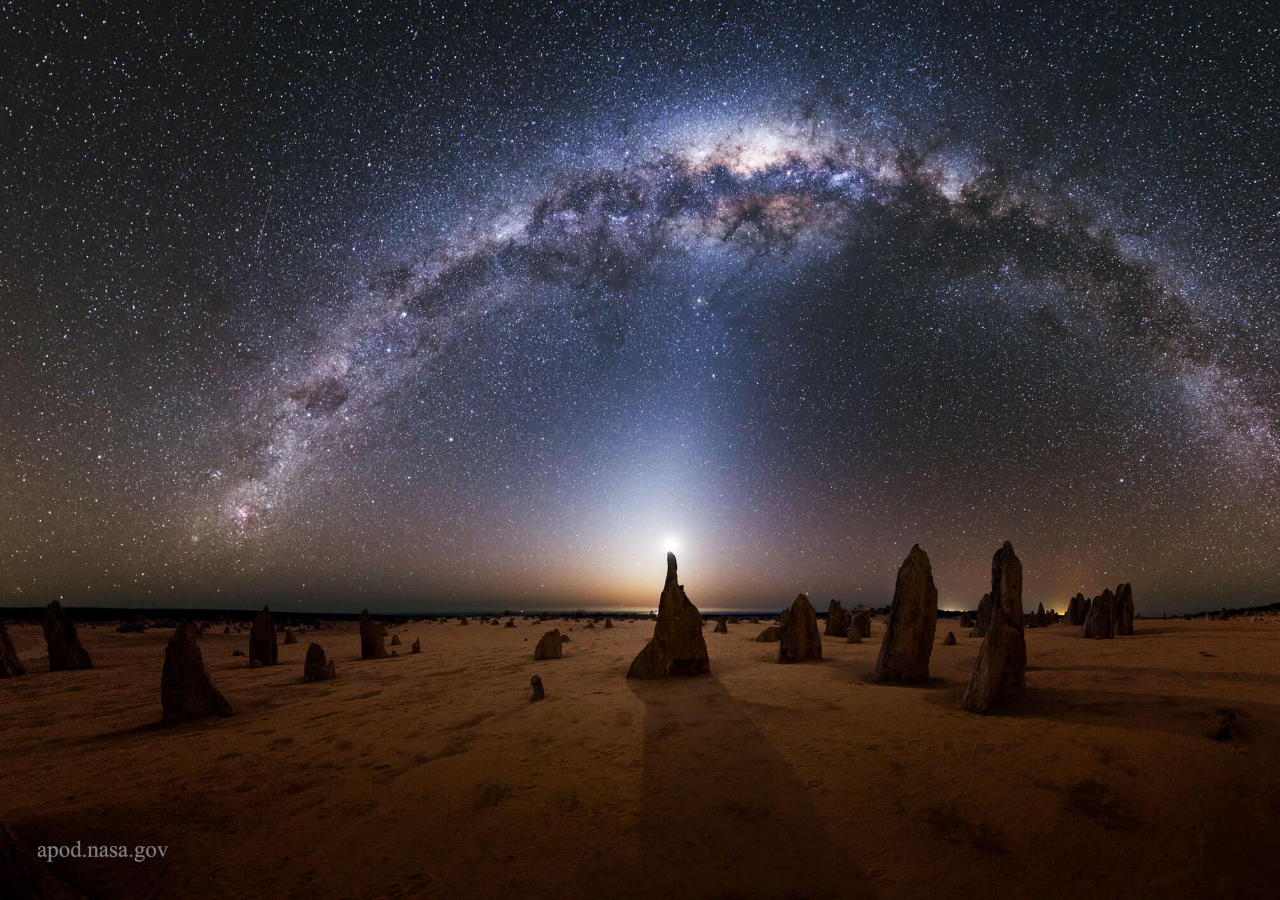
<file: public/index.html>
<html>
    <head>
        <meta charset="utf-8">
        <meta http-equiv="X-UA-Compatible" content="IE=edge">
        <meta name="viewport" content="width=device-width, initial-scale=1">
        <title>Sea of Stars</title>
        <style type="text/css">
            body {
                /* background-image: url(http://7xsavn.com1.z0.glb.clouddn.com/image/PinnaclesGalaxy_Goh_2400.jpg); */
                background-image: url(img/PinnaclesGalaxy_Goh_2400.jpg);
                background-repeat: no-repeat;
                background-size: cover
            }
        </style>
        <link rel="stylesheet" type="text/css" href="css/jquery.ferro.ferroMenu.css">
        <link rel="stylesheet" type="text/css" href="https://maxcdn.bootstrapcdn.com/font-awesome/4.2.0/css/font-awesome.min.css">
        <link rel="stylesheet" type="text/css" href="css/style.css">
    </head>
    <body>
        <div id="includedContent" class="disabled"></div>
        <script src="js/jquery.min.js"></script>
		<script src="js/jquery.ferro.ferroMenu-1.2.3.min.js"></script>
        <script src="js/main.js"></script>
    </body>
</html>
</file>
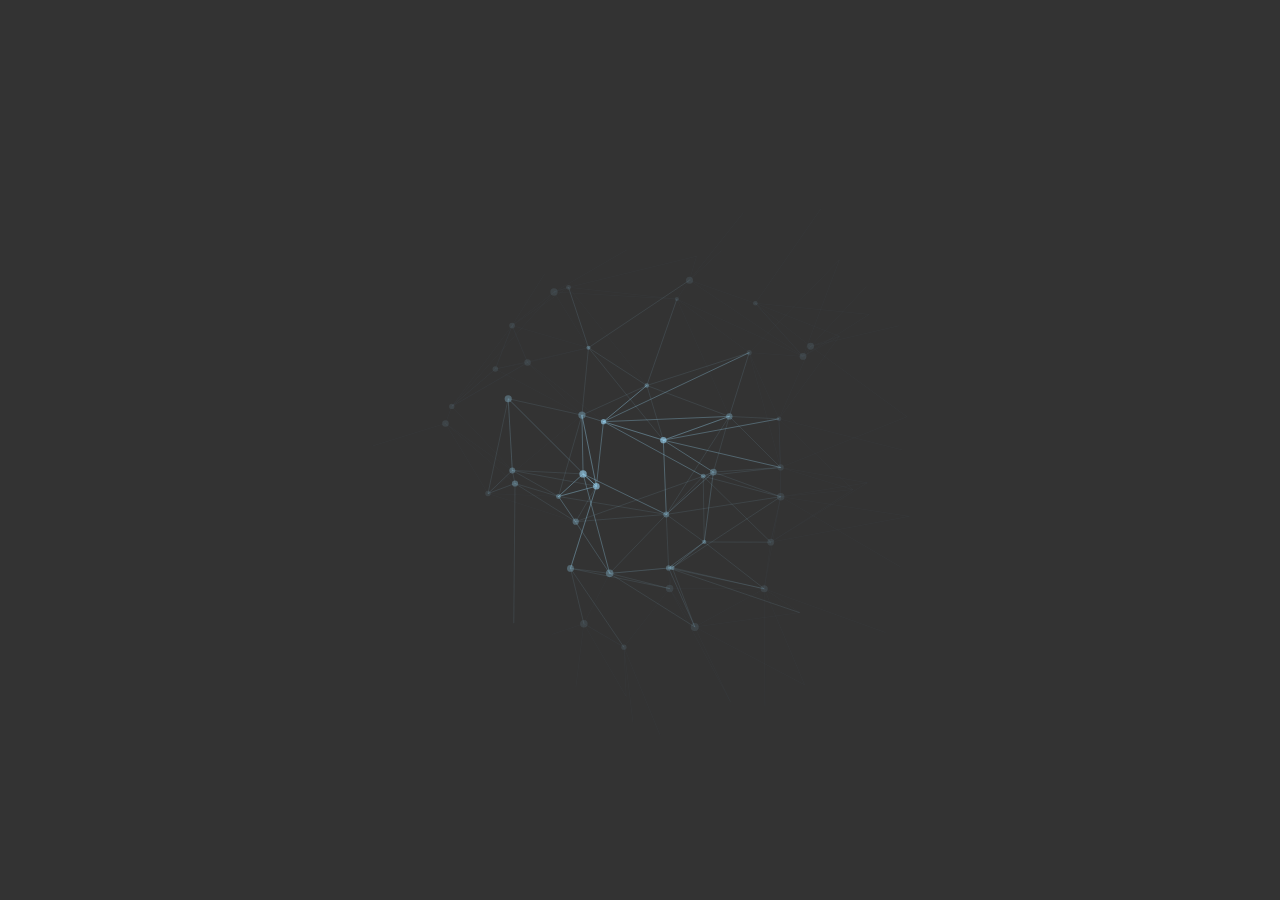
<file: public/index2.html>
<html>
<head>
    <meta charset="utf-8">
    <meta http-equiv="X-UA-Compatible" content="IE=edge">
    <meta name="viewport" content="width=device-width, initial-scale=1">
    <title>Sea of Atom</title>
    <!-- <link rel="shortcut icon" href="favicon.ico" /> -->
    <link rel="stylesheet" type="text/css" href="css/normalize.css">
    <link rel="stylesheet" type="text/css" href="css/demo.css">
    <link rel="stylesheet" type="text/css" href="css/component.css">
    <link rel="stylesheet" type="text/css" href="css/jquery.ferro.ferroMenu.css">
    <link rel="stylesheet" type="text/css" href="https://maxcdn.bootstrapcdn.com/font-awesome/4.2.0/css/font-awesome.min.css">
    <link rel="stylesheet" type="text/css" href="css/style.css">
    <!--[if IE]><script src="js/html5.js"></script><![endif]-->

    <style type="text/css">
        #Layer1 {
            position: absolute;
            width: 100%;
            z-index: 2;
            top: 60%;
        }
        .STYLE3 {
            font-size: medium
        }
        body {
            background: #fff;
            font: 14px "Helvetica Neue", Helvetica, "Nimbus Sans L", Arial, "Liberation Sans", "PingFang SC", "Hiragino Sans GB", "Source Han Sans CN", "Source Han Sans SC", "Microsoft YaHei", "Wenquanyi Micro Hei", "WenQuanYi Zen Hei", "ST Heiti", SimHei, "WenQuanYi Zen Hei Sharp", sans-serif;
            -webkit-text-size-adjust: 100%;
        }
    </style>

</head>

<body>
    <div id="includedContent" class="disabled"></div>

    <div class="container demo-1">
        <div class="content">
            <div id="large-header" class="large-header">
                <canvas id="demo-canvas" width="1590" height="711"></canvas>
            </div>
        </div>
    </div>


    <script src="js/jquery.min.js"></script>
    <script src="js/TweenLite.min.js" type="text/javascript"></script>
    <script src="js/EasePack.min.js" type="text/javascript"></script>
    <script src="js/rAF.js" type="text/javascript"></script>
    <script src="js/demo-1.js" type="text/javascript"></script>
    <script src="js/jquery.ferro.ferroMenu-1.2.3.min.js"></script>
    <script src="js/main.js"></script>
</body>

</html>
</file>
<file: public/css/style.css>
body {
    margin: 0;
}
.main-header {
    position: relative;
    z-index: 1;
    color: rgba(255, 255, 255, 0.9);
    background: #cab693;
    overflow: hidden;
}
#main_canvas {
    position: absolute;
    left: 0;
    top: 0;
    width: 100%;
    height: 100%;
    z-index: 1;
}
#nav li a, #nav2 li a {
    background: none;
    color: rgba(255, 255, 255, 0.4);
}
.ferromenu-controller {
    border: 1px solid rgba(255, 255, 255, 0.4);
    color: rgba(255, 255, 255, 0.4);
    background: none;
}
.ferromenu-controller.desktop:hover, .ferromenu-controller.mobile:active {
    background: rgba(255, 255, 255, 0.5);
}
.disabled {
    display: none;
}
/* i { */
/*     position: relative; */
/*     top: 50%; */
/*     transform: translateY(-50%); */
/* } */
</file>
<file: public/css/demo.css>
@font-face {
	font-weight: normal;
	font-style: normal;
	font-family: 'codropsicons';
	src:url("../fonts/codropsicons/codropsicons.eot"/*tpa=http://www.52xl.club/fonts/codropsicons/codropsicons.eot*/);
	src:url("../fonts/codropsicons/codropsicons.eot-#iefix"/*tpa=http://www.52xl.club/fonts/codropsicons/codropsicons.eot?#iefix*/) format('embedded-opentype'),
		url("../fonts/codropsicons/codropsicons.woff"/*tpa=http://www.52xl.club/fonts/codropsicons/codropsicons.woff*/) format('woff'),
		url("../fonts/codropsicons/codropsicons.ttf"/*tpa=http://www.52xl.club/fonts/codropsicons/codropsicons.ttf*/) format('truetype'),
		url("../fonts/codropsicons/codropsicons.svg#codropsicons"/*tpa=http://www.52xl.club/fonts/codropsicons/codropsicons.svg#codropsicons*/) format('svg');
}

*, *:after, *:before { -webkit-box-sizing: border-box; box-sizing: border-box; }
.clearfix:before, .clearfix:after { content: ''; display: table; }
.clearfix:after { clear: both; }

body {
	background: #fff;
	color: #FFFFFF;
	font-weight: 400;
	font-size: 1em;
	line-height: 1.25;
	font-family: 'Raleway', Calibri, Arial, sans-serif;
}

a, button {
	outline: none;
}

a {
	color: #566473;
	text-decoration: none;
}

a:hover, a:focus {
	color: #34495e;
}

section {
	padding: 1em;
	text-align: center;
}

p.ref {
	text-align: center;
	padding: 2em 1em;
}

/* Header */
.codrops-header {
	margin: 0 auto;
	padding: 2em;
	text-align: center;
	max-width: 900px;
}

.codrops-header h1 {
	margin: 0;
	font-size: 4.5em;
	line-height: 1;
	font-weight: 200;
}

.codrops-header h1 span {
	display: block;
	padding: 1em 0 1.5em;
	font-size: 36%;
	color: #95a5a6;
	line-height: 1.4;
}

/* To Navigation Style */
.codrops-top {
	width: 100%;
	text-transform: uppercase;
	font-weight: 700;
	font-size: 0.69em;
	text-align: center;
	padding: 3em 0;
}

.codrops-top a {
	display: inline-block;
	padding: 1.5em;
	text-decoration: none;
	letter-spacing: 1px;
}

.codrops-icon:before {
	margin: 0 4px;
	text-transform: none;
	font-weight: normal;
	font-style: normal;
	font-variant: normal;
	font-family: 'codropsicons';
	line-height: 1;
	speak: none;
	-webkit-font-smoothing: antialiased;
}

.codrops-icon-drop:before {
	content: "\e001";
}

.codrops-icon-prev:before {
	content: "\e004";
}

/* Demo Buttons Style */
.codrops-demos {
	padding-top: 1em;
	font-size: 0.8em;
	text-align:center;
}

.codrops-demos a {
	display: inline-block;
	margin: 0.35em 0.1em;
	padding: 0.5em 1.2em;
	outline: none;
	text-decoration: none;
	text-transform: uppercase;
	letter-spacing: 1px;
	font-weight: 700;
	border-radius: 2px;
	font-size: 110%;
	border: 2px solid transparent;
}

.codrops-demos a:hover,
.codrops-demos a.current-demo {
	border-color: #383a3c;
}

.codrops-demos h3 {
	margin: 0;
	padding: 1em 0 0.5em 0;
	font-size: 0.9em;
	float: left;
	min-width: 90px;
	clear: left;
}

.codrops-demos div:not(:first-child) h3 {
	padding-top: 2em;
}

.codrops-demos a:hover,
.codrops-demos a.current-demo {
	color: inherit;
	border-color: initial;
}

/* Related demos */
.related {
	padding: 10em 0;
}

.related p {
	font-size: 1.5em;
}

.related > a {
	display: inline-block;
	text-align: center;
	margin: 20px 10px;
	padding: 25px;
	vertical-align: middle;
}

.related a img {
	max-width: 100%;
	opacity: 0.8;
	border-radius: 10px;
}

.related a:hover img,
.related a:active img {
	opacity: 1;
}

.related a h3 {
	margin: 0;
	min-height: 63px;
	padding: 0.5em 0 0.3em;
	max-width: 300px;
	text-align: center;
	font-weight: 400;
	font-size: 1em;
}

@media screen and (max-width: 40em) {

	.codrops-header h1 {
		font-size: 2.5em;
	}
}
</file>
<file: public/css/component.css>
/* Header */
.large-header {
	position: relative;
	width: 100%;
	background: #333;
	overflow: hidden;
	background-size: cover;
	background-position: center center;
	z-index: 1;
}

.demo-3 .large-header {
	background: #7f8c8d;
}

.demo-4 .large-header {
	background: #f9f1e9;
}

.main-title {
	position: absolute;
	margin: 0;
	padding: 0;
	color: #f9f1e9;
	text-align: center;
	top: 40%;
	left: 50%;
	-webkit-transform: translate3d(-50%,-50%,0);
	transform: translate3d(-50%,-50%,0);
}

.demo-1 .main-title, 
.demo-3 .main-title {
	text-transform: uppercase;
	font-size: 4.2em;
	letter-spacing: 0.1em;
}

.demo-2 .main-title {
	font-family: 'Clicker Script', cursive;
	font-weight: normal;
	font-size: 8em;
	padding-left: 10px;
	text-shadow: 2px 2px 4px rgba(0,0,0,0.4);
}

.demo-2 .main-title::before {
	content: '';
	width: 20vw;
	height: 20vw;
	min-width: 3.5em;
	min-height: 3.5em;
	background: url("../img/deco.svg"/*tpa=http://www.52xl.club/img/deco.svg*/) no-repeat center center;
	background-size: cover;
	position: absolute;
	top: 50%;
	left: 50%;
	border-radius: 50%;
	z-index: -1;
	-webkit-transform: translate3d(-50%,-50%,0);
	transform: translate3d(-50%,-50%,0);
}

.demo-3 .main-title {
	padding: 10px 40px;
	border: 10px double #f9f1e9;
	text-transform: uppercase;
	font-family: Londrina Outline, sans-serif;
}

.demo-4 .main-title {
	font-size: 6em;
	font-weight: 300;
	padding: 10px 30px;
	text-transform: uppercase;
	color: #222;
}

.main-title .thin {
	font-weight: 200;
}

@media only screen and (max-width : 768px) {
	.demo-1 .main-title, 
	.demo-3 .main-title,
	.demo-4 .main-title {
		font-size: 3em;
	}

	.demo-2 .main-title {
		font-size: 4em;
	}
}
</file>
